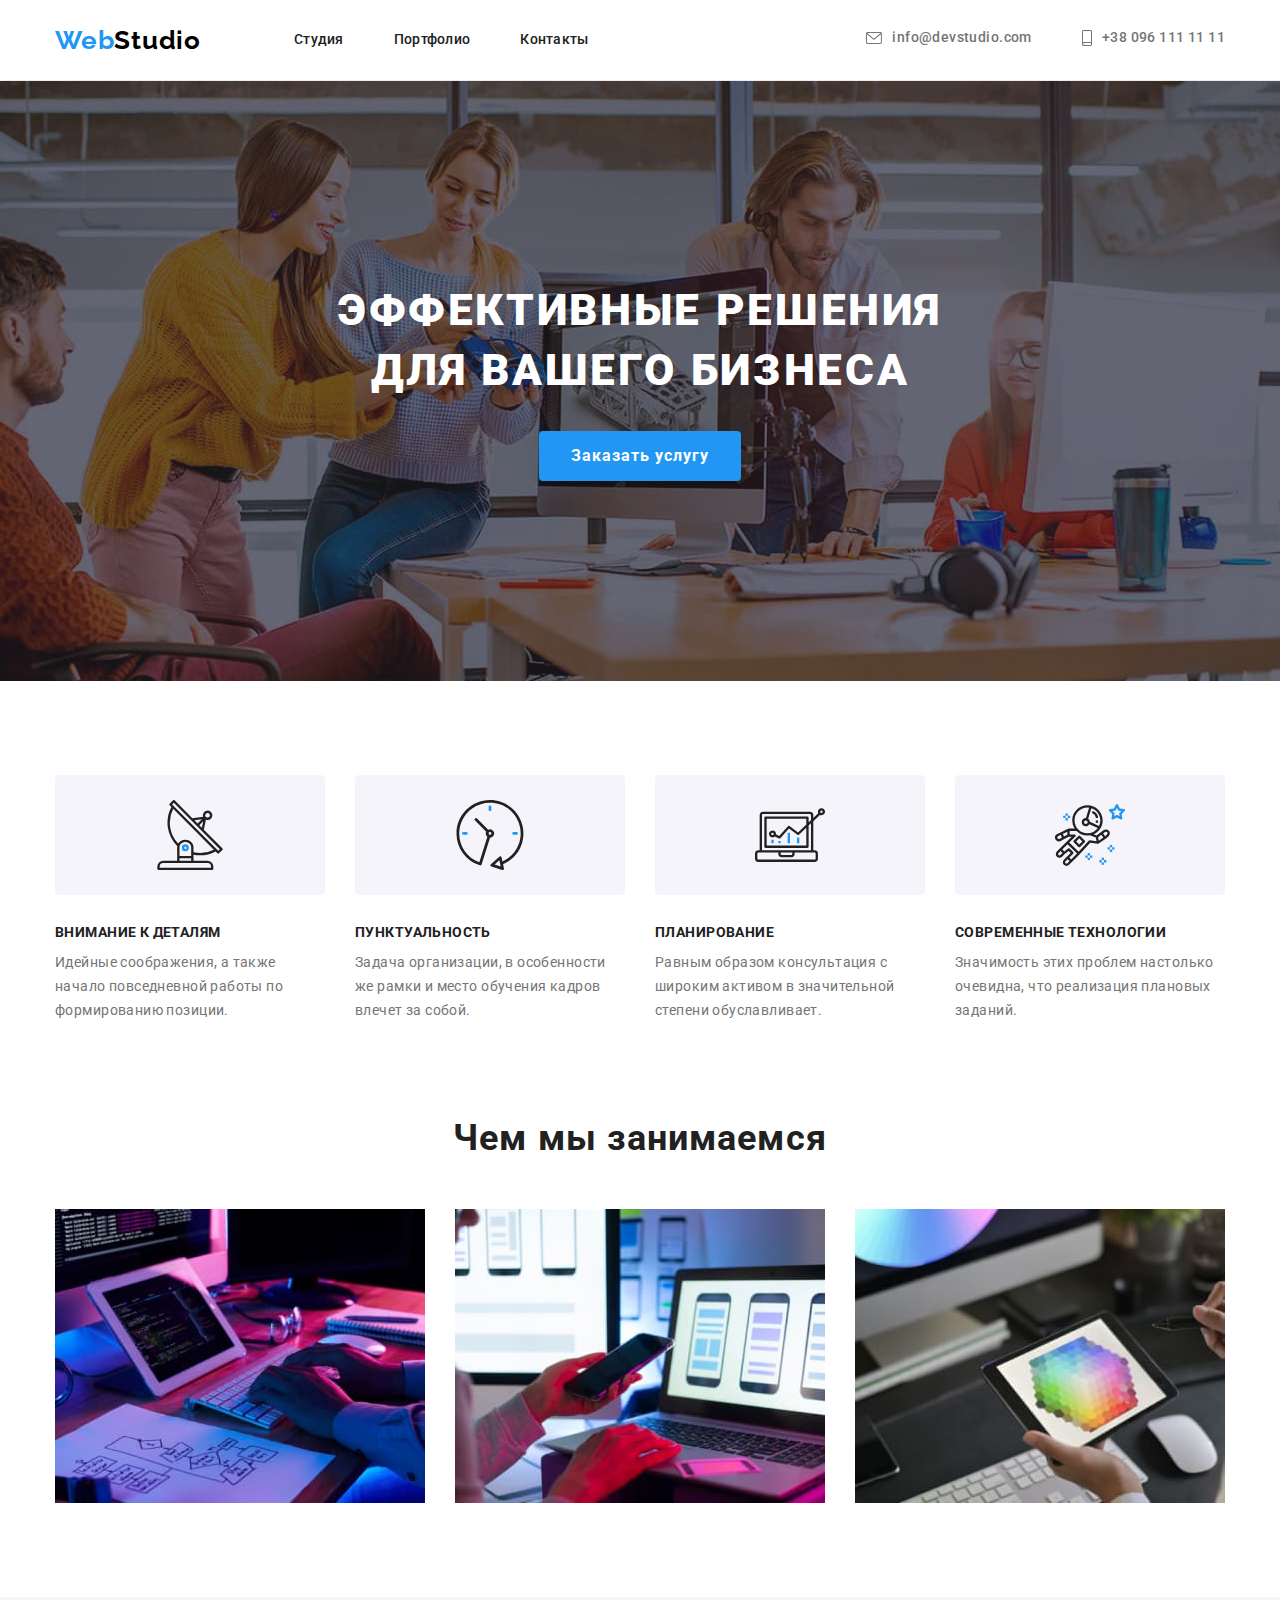
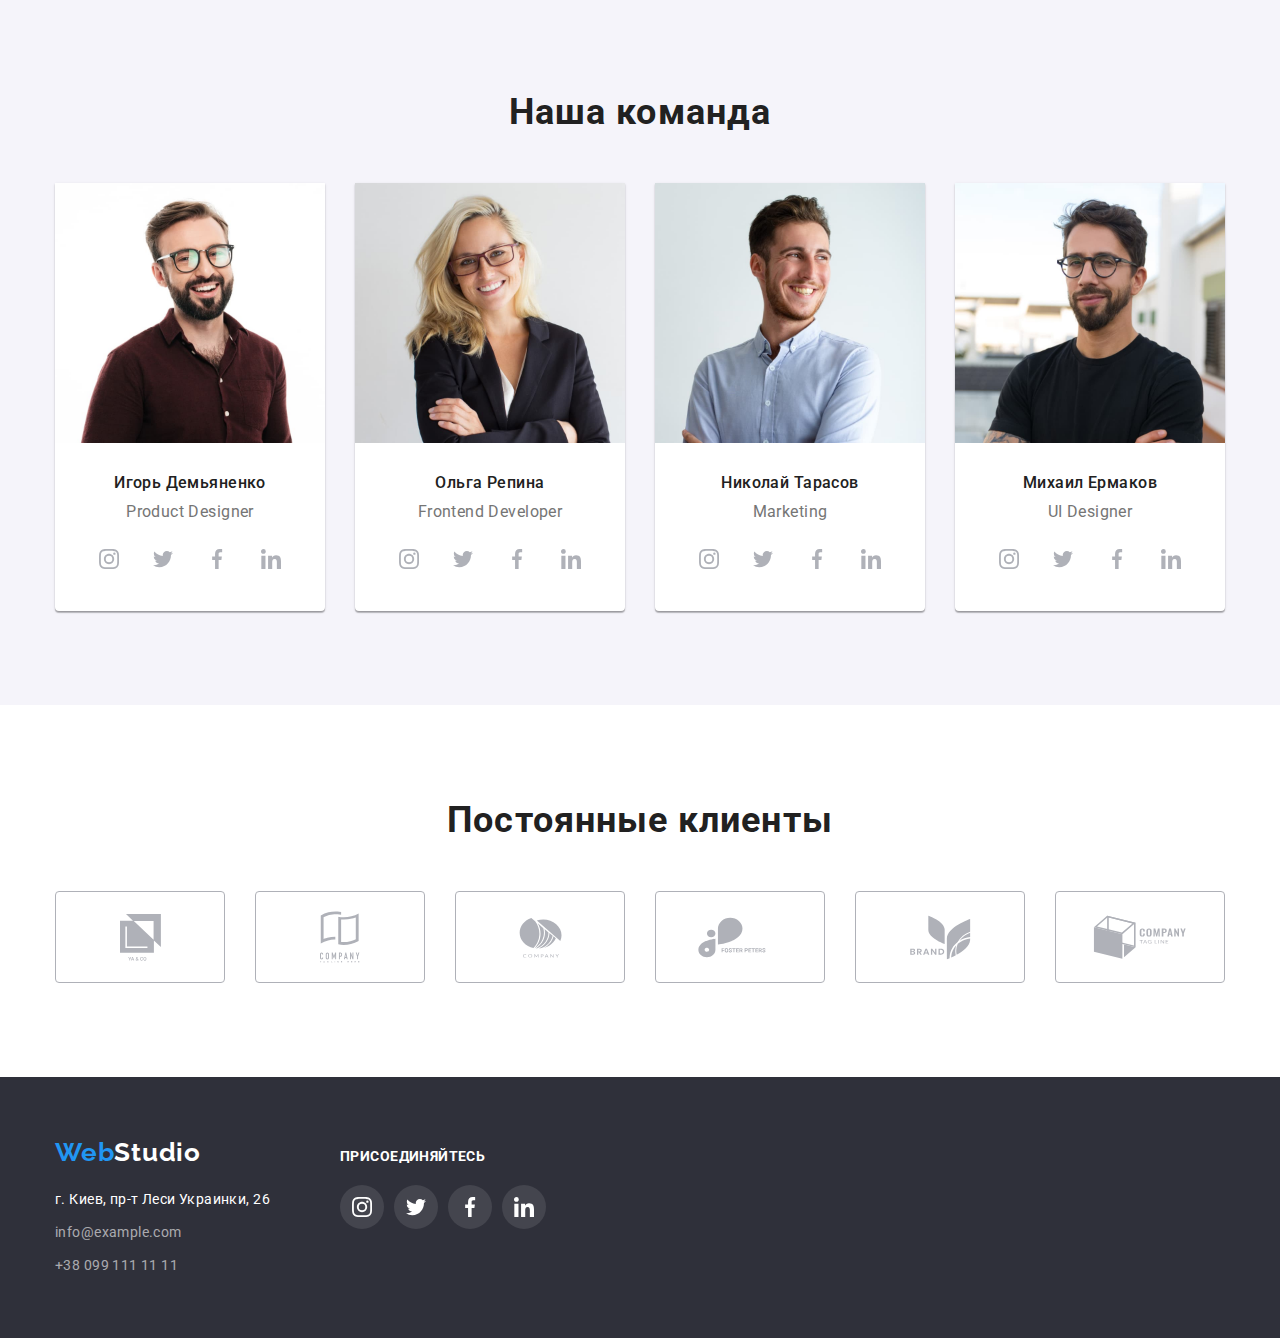
<file: index.html>
<!DOCTYPE html>
<html lang="ru">

<head>
    <meta charset="UTF-8">
    <meta http-equiv="X-UA-Compatible" content="IE=edge">
    <meta name="viewport" content="width=device-width, initial-scale=1.0">
    <link rel="stylesheet"
        href="https://cdnjs.cloudflare.com/ajax/libs/modern-normalize/1.0.0/modern-normalize.min.css" />
    <link
        href="https://fonts.googleapis.com/css2?family=Raleway:wght@700&family=Roboto:wght@400;500;700;900&display=swap"
        rel="stylesheet">
    <link rel="stylesheet" href="./css/styles.css" />
    <title>Студия</title>
</head>

<body>
    <header class="site-header">
        <div class="container header-nav">
            <nav class="navigation">
                <a href="./index.html" class="logo logo-header link"><span class="logo-accent">Web</span>Studio</a>
                <ul class="site-nav list">
                    <li><a href="./index.html" class="link">Студия</a></li>
                    <li><a href="./portfolio.html" class="link">Портфолио</a></li>
                    <li><a href="" class="link">Контакты</a></li>
                </ul>
            </nav>
            <ul class="header-contacts list">
                <li><a href="mailto:info@devstudio.com" class="header-email link">
                        <svg class="icon-contacts" width="16" height="12">
                            <use href="./images/icons.svg#envelope"></use>
                        </svg>
                        info@devstudio.com</a></li>
                <li><a href="tel:+380961111111" class="header-tel link">
                        <svg class="icon-contacts" width="10" height="16">
                            <use href="./images/icons.svg#smartphone"></use>
                        </svg>
                        +38 096 111 11 11</a></li>
            </ul>
        </div>
    </header>

    <main>
        <section class="hero">
            <h1 class="hero-title">Эффективные решения<br>для вашего бизнеса</h1>
            <button type="button" class="hero-button">Заказать услугу</button>
        </section>

        <!-- Особенности -->
        <section class="section section-features">
            <ul class="container features list">
                <li class="list-item">
                    <div class="thumb">
                        <svg class="icon-features" width="70" height="70">
                            <use href="./images/icons.svg#antenna"></use>
                        </svg>
                    </div>
                    <h3 class="features-title">Внимание к деталям</h3>
                    <p>Идейные соображения, а также начало повседневной работы по формированию позиции.</p>
                </li>
                <li class="list-item">
                    <div class="thumb">
                        <svg class="icon-features" width="70" height="70">
                            <use href="./images/icons.svg#clock"></use>
                        </svg>
                    </div>
                    <h3 class="features-title">Пунктуальность</h3>
                    <p>Задача организации, в особенности же рамки и место обучения кадров влечет за собой.</p>
                </li>
                <li class="list-item">
                    <div class="thumb">
                        <svg class="icon-features" width="70" height="70">
                            <use href="./images/icons.svg#diagram"></use>
                        </svg>
                    </div>
                    <h3 class="features-title"> Планирование</h3>
                    <p>Равным образом консультация с широким активом в значительной степени обуславливает.</p>
                </li>
                <li class="list-item">
                    <div class="thumb">
                        <svg class="icon-features" width="70" height="70">
                            <use href="./images/icons.svg#astronaut"></use>
                        </svg>
                    </div>
                    <h3 class="features-title">Современные технологии</h3>
                    <p>Значимость этих проблем настолько очевидна, что реализация плановых заданий.</p>
                </li>
            </ul>
        </section>

        <!-- Чем мы занимаемся -->
        <section class="section activity">
            <div class="container">
                <h2 class="title">Чем мы занимаемся</h2>
                <ul class="list">
                    <li class="list-item"><img src="./images/img1.jpg" alt="Верстка сайтов" class="img" width="370">
                    </li>
                    <li class="list-item"><img src="./images/img2.jpg" alt="Разработка мобильных приложений" class="img"
                            width="370"></li>
                    <li class="list-item"><img src="./images/img3.jpg" alt="Дизайн" class="img" width="370"></li>
                </ul>
            </div>

        </section>

        <!-- Наша команда -->
        <section class="section team">
            <div class="container">
                <h2 class="title">Наша команда</h2>
                <ul class="list">
                    <li class="list-item">
                        <img src="./images/photo1.jpg" alt="Игорь Демьяненко" class="img" width="270">
                        <h3 class="team-title">Игорь Демьяненко</h3>
                        <p lang="en">Product Designer</p>
                        <ul class="team-list list">
                            <li>
                                <a href="" class="social-item">
                                    <svg class="icon-social" width="20" height="20">
                                        <use href="./images/icons.svg#instagram"></use>
                                    </svg>
                                </a>
                            </li>
                            <li>
                                <a href="" class="social-item">
                                    <svg class="icon-social" width="20" height="20">
                                        <use href="./images/icons.svg#twitter"></use>
                                    </svg>
                                </a>
                            </li>
                            <li>
                                <a href="" class="social-item">
                                    <svg class="icon-social" width="20" height="20">
                                        <use href="./images/icons.svg#facebook"></use>
                                    </svg>
                                </a>
                            </li>
                            <li>
                                <a href="" class="social-item">
                                    <svg class="icon-social" width="20" height="20">
                                        <use href="./images/icons.svg#linkedin"></use>
                                    </svg>
                                </a>
                            </li>
                        </ul>
                    </li>
                    <li class="list-item">
                        <img src="./images/photo2.jpg" alt="Ольга Репина" class="img" width="270">
                        <h3 class="team-title">Ольга Репина</h3>
                        <p lang="en">Frontend Developer</p>
                        <ul class="team-list list">
                            <li>
                                <a href="" class="social-item">
                                    <svg class="icon-social" width="20" height="20">
                                        <use href="./images/icons.svg#instagram"></use>
                                    </svg>
                                </a>
                            </li>
                            <li>
                                <a href="" class="social-item">
                                    <svg class="icon-social" width="20" height="20">
                                        <use href="./images/icons.svg#twitter"></use>
                                    </svg>
                                </a>
                            </li>
                            <li>
                                <a href="" class="social-item">
                                    <svg class="icon-social" width="20" height="20">
                                        <use href="./images/icons.svg#facebook"></use>
                                    </svg>
                                </a>
                            </li>
                            <li>
                                <a href="" class="social-item">
                                    <svg class="icon-social" width="20" height="20">
                                        <use href="./images/icons.svg#linkedin"></use>
                                    </svg>
                                </a>
                            </li>
                        </ul>
                    </li>
                    <li class="list-item">
                        <img src="./images/photo3.jpg" alt="Николай Тарасов" class="img" width="270">
                        <h3 class="team-title">Николай Тарасов</h3>
                        <p lang="en">Marketing</p>
                        <ul class="team-list list">
                            <li>
                                <a href="" class="social-item">
                                    <svg class="icon-social" width="20" height="20">
                                        <use href="./images/icons.svg#instagram"></use>
                                    </svg>
                                </a>
                            </li>
                            <li>
                                <a href="" class="social-item">
                                    <svg class="icon-social" width="20" height="20">
                                        <use href="./images/icons.svg#twitter"></use>
                                    </svg>
                                </a>
                            </li>
                            <li>
                                <a href="" class="social-item">
                                    <svg class="icon-social" width="20" height="20">
                                        <use href="./images/icons.svg#facebook"></use>
                                    </svg>
                                </a>
                            </li>
                            <li>
                                <a href="" class="social-item">
                                    <svg class="icon-social" width="20" height="20">
                                        <use href="./images/icons.svg#linkedin"></use>
                                    </svg>
                                </a>
                            </li>
                        </ul>
                    </li>
                    <li class="list-item">
                        <img src="./images/photo4.jpg" alt="Михаил Ермаков" class="img" width="270">
                        <h3 class="team-title">Михаил Ермаков</h3>
                        <p lang="en">UI Designer</p>
                        <ul class="team-list list">
                            <li>
                                <a href="" class="social-item">
                                    <svg class="icon-social" width="20" height="20">
                                        <use href="./images/icons.svg#instagram"></use>
                                    </svg>
                                </a>
                            </li>
                            <li>
                                <a href="" class="social-item">
                                    <svg class="icon-social" width="20" height="20">
                                        <use href="./images/icons.svg#twitter"></use>
                                    </svg>
                                </a>
                            </li>
                            <li>
                                <a href="" class="social-item">
                                    <svg class="icon-social" width="20" height="20">
                                        <use href="./images/icons.svg#facebook"></use>
                                    </svg>
                                </a>
                            </li>
                            <li>
                                <a href="" class="social-item">
                                    <svg class="icon-social" width="20" height="20">
                                        <use href="./images/icons.svg#linkedin"></use>
                                    </svg>
                                </a>
                            </li>
                        </ul>
                    </li>
                </ul>
            </div>

        </section>

        <!-- Наши клиенты -->
        <section class="section">
            <div class="container">
                <h2 class="title">Постоянные клиенты</h2>
                <ul class="clients-list list">
                    <li class="client-item">
                        <a href="" class="client-icon">
                            <svg width="41" height="47">
                                <use href="./images/icons.svg#client"></use>
                            </svg></a>
                    </li>
                    <li class="client-item">
                        <a href="" class="client-icon">
                            <svg width="40" height="52">
                                <use href="./images/icons.svg#client1"></use>
                            </svg></a>
                    </li>
                    <li class="client-item">
                        <a href="" class="client-icon">
                            <svg width="43" height="41">
                                <use href="./images/icons.svg#client2"></use>
                            </svg></a>
                    </li>
                    <li class="client-item">
                        <a href="" class="client-icon">
                            <svg width="84" height="41">
                                <use href="./images/icons.svg#client3"></use>
                            </svg></a>
                    </li>
                    <li class="client-item">
                        <a href="" class="client-icon">
                            <svg width="63" height="45">
                                <use href="./images/icons.svg#client4"></use>
                            </svg></a>
                    </li>
                    <li class="client-item">
                        <a href="" class="client-icon">
                            <svg width="94" height="44">
                                <use href="./images/icons.svg#client5"></use>
                            </svg></a>
                    </li>
                </ul>
            </div>

        </section>
    </main>
    <footer class="footer-section">
        <div class="container footer">
            <div>
                <a href="./index.html" class="logo logo-footer link"><span class="logo-accent">Web</span>Studio</a>
                <address>
                    <p class="adress">г. Киев, пр-т Леси Украинки, 26</p>
                    <a href="mailto:info@example.com" class="footer-contacts link">info@example.com</a>
                    <a href="tel:+380991111111" class="footer-contacts link">+38 099 111 11 11</a>
                </address>
            </div>
            <div class="footer-socials-div">
                <h3 class="social-title">Присоединяйтесь</h3>
                <ul class="footer-social-list list">
                    <li>
                        <a href="" class="social-item white">
                            <svg class="icon-social" width="20" height="20">
                                <use href="./images/icons.svg#instagram"></use>
                            </svg>
                        </a>
                    </li>
                    <li>
                        <a href="" class="social-item white">
                            <svg class="icon-social" width="20" height="20">
                                <use href="./images/icons.svg#twitter"></use>
                            </svg>
                        </a>
                    </li>
                    <li>
                        <a href="" class="social-item white">
                            <svg class="icon-social" width="20" height="20">
                                <use href="./images/icons.svg#facebook"></use>
                            </svg>
                        </a>
                    </li>
                    <li>
                        <a href="" class="social-item white">
                            <svg class="icon-social" width="20" height="20">
                                <use href="./images/icons.svg#linkedin"></use>
                            </svg>
                        </a>
                    </li>
                </ul>
            </div>

        </div>

    </footer>
</body>

</html>
</file>
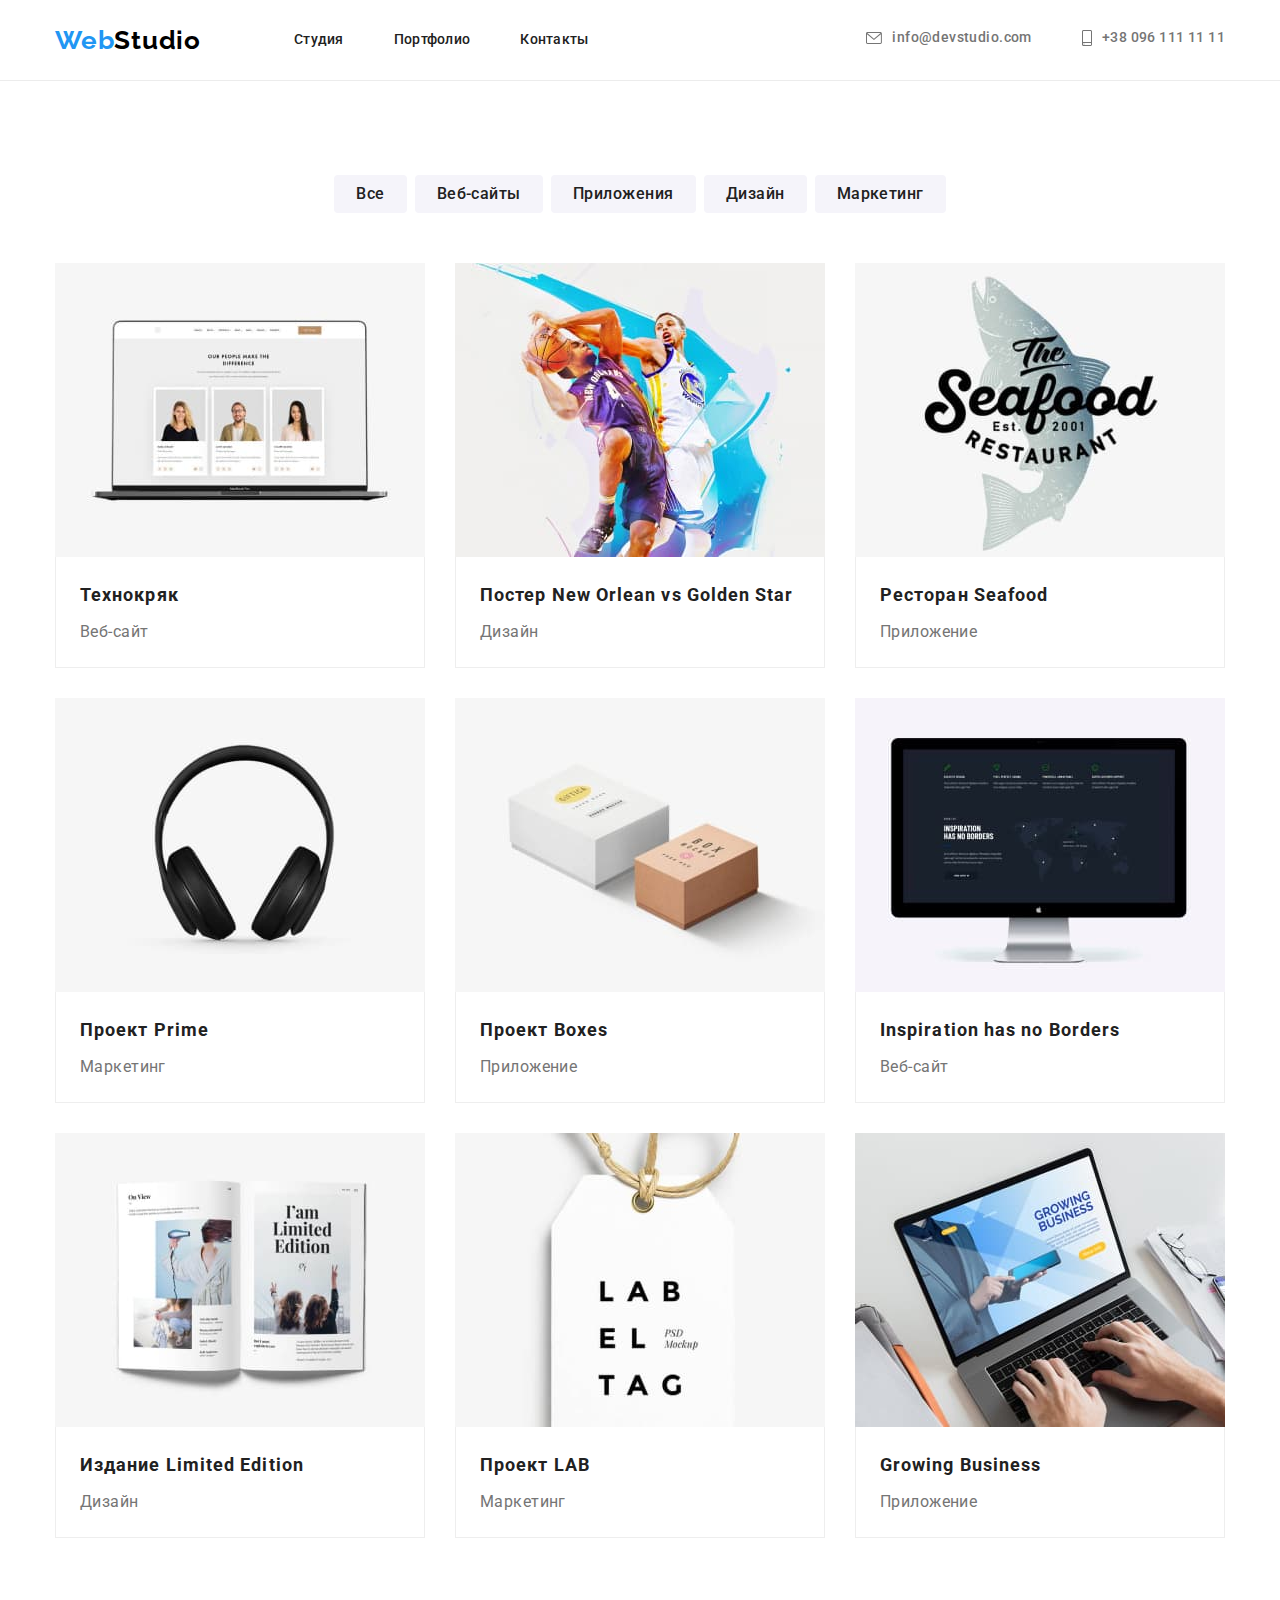
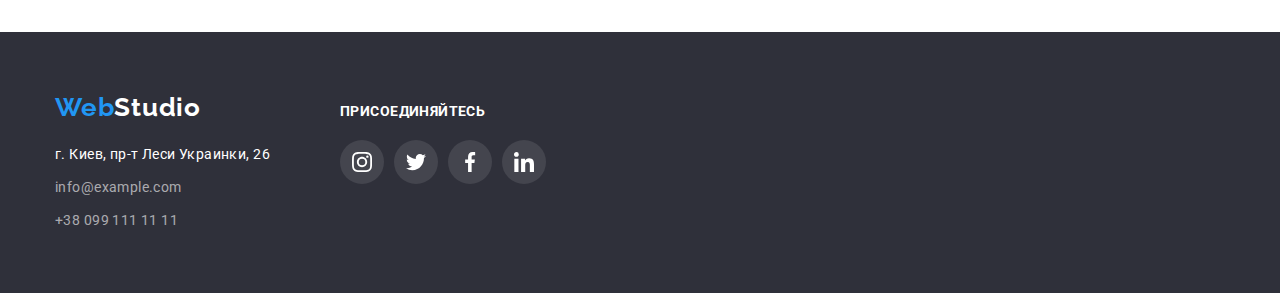
<file: portfolio.html>
<!DOCTYPE html>
<html lang="ru">

<head>
    <meta charset="UTF-8">
    <meta http-equiv="X-UA-Compatible" content="IE=edge">
    <meta name="viewport" content="width=device-width, initial-scale=1.0">
    <link rel="stylesheet"
        href="https://cdnjs.cloudflare.com/ajax/libs/modern-normalize/1.0.0/modern-normalize.min.css" />
    <link
        href="https://fonts.googleapis.com/css2?family=Raleway:wght@700&family=Roboto:wght@400;500;700;900&display=swap"
        rel="stylesheet">
    <link rel="stylesheet" href="./css/styles.css" />
    <title>Портфолио</title>
</head>

<body>
    <header class="site-header">
        <div class="container header-nav">
            <nav class="navigation">
                <a href="./index.html" class="logo logo-header link"><span class="logo-accent">Web</span>Studio</a>
                <ul class="site-nav list">
                    <li><a href="./index.html" class="link">Студия</a></li>
                    <li><a href="./portfolio.html" class="link">Портфолио</a></li>
                    <li><a href="" class="link">Контакты</a></li>
                </ul>
            </nav>
            <ul class="header-contacts list">
                <li><a href="mailto:info@devstudio.com" class="header-email link">
                        <svg class="icon-contacts" width="16" height="12">
                            <use href="./images/icons.svg#envelope"></use>
                        </svg>
                        info@devstudio.com</a></li>
                <li><a href="tel:+380961111111" class="header-tel link">
                        <svg class="icon-contacts" width="10" height="16">
                            <use href="./images/icons.svg#smartphone"></use>
                        </svg>
                        +38 096 111 11 11</a></li>
            </ul>
        </div>
    </header>
    <main>
        <!-- Портфолио -->
        <section class="section">
            <div class="container">
                <ul class="filter list">
                    <li><button type="button" class="filter-button">Все</button></li>
                    <li><button type="button" class="filter-button">Веб-сайты</button></li>
                    <li><button type="button" class="filter-button">Приложения</button></li>
                    <li><button type="button" class="filter-button">Дизайн</button></li>
                    <li><button type="button" class="filter-button">Маркетинг</button></li>
                </ul>
                <ul class="portfolio list">
                    <li class="portfolio-item">
                        <img src="./images/portfolio1.jpg" alt="Веб-сайт Технокряк" class="img" width="370">
                        <div class="card-content">
                            <h2 class="portfolio-title">Технокряк</h2>
                            <p>Веб-сайт</p>
                        </div>
                    </li>
                    <li class="portfolio-item">
                        <img src="./images/portfolio2.jpg" alt="Дизайн постера" class="img" width="370">
                        <div class="card-content">
                            <h2 class="portfolio-title">Постер New Orlean vs Golden Star</h2>
                            <p>Дизайн</p>
                        </div>
                    </li>
                    <li class="portfolio-item">
                        <img src="./images/portfolio3.jpg" alt="Приложене ресторана Сифуд" class="img" width="370">
                        <div class="card-content">
                            <h2 class="portfolio-title">Ресторан Seafood</h2>
                            <p>Приложение</p>
                        </div>
                    </li>
                    <li class="portfolio-item">
                        <img src="./images/portfolio4.jpg" alt="Маркетинг проекта Прайм" class="img" width="370">
                        <div class="card-content">
                            <h2 class="portfolio-title">Проект Prime</h2>
                            <p>Маркетинг</p>
                        </div>
                    </li>
                    <li class="portfolio-item">
                        <img src="./images/portfolio5.jpg" alt="Приложение проекта Боксес" class="img" width="370">
                        <div class="card-content">
                            <h2 class="portfolio-title">Проект Boxes</h2>
                            <p>Приложение</p>
                        </div>
                    </li>
                    <li class="portfolio-item">
                        <img src="./images/portfolio6.jpg" alt="Веб-сайт вдохновения без границ" class="img"
                            width="370">
                        <div class="card-content">
                            <h2 class="portfolio-title">Inspiration has no Borders</h2>
                            <p>Веб-сайт</p>
                        </div>
                    </li>
                    <li class="portfolio-item">
                        <img src="./images/portfolio7.jpg" alt="Дизайн издания лимитед эдишн" class="img" width="370">
                        <div class="card-content">
                            <h2 class="portfolio-title">Издание Limited Edition</h2>
                            <p>Дизайн</p>
                        </div>
                    </li>
                    <li class="portfolio-item">
                        <img src="./images/portfolio8.jpg" alt="Маркетинг проекта лаб" class="img" width="370">
                        <div class="card-content">
                            <h2 class="portfolio-title">Проект LAB</h2>
                            <p>Маркетинг</p>
                        </div>
                    </li>
                    <li class="portfolio-item">
                        <img src="./images/portfolio9.jpg" alt="Приложение Гроуинг бизнес" class="img" width="370">
                        <div class="card-content">
                            <h2 class="portfolio-title">Growing Business</h2>
                            <p>Приложение</p>
                        </div>
                    </li>
                </ul>
            </div>

        </section>
    </main>
    <footer class="footer-section">
        <div class="container footer">
            <div>
                <a href="./index.html" class="logo logo-footer link"><span class="logo-accent">Web</span>Studio</a>
                <address>
                    <p class="adress">г. Киев, пр-т Леси Украинки, 26</p>
                    <a href="mailto:info@example.com" class="footer-contacts link">info@example.com</a>
                    <a href="tel:+380991111111" class="footer-contacts link">+38 099 111 11 11</a>
                </address>
            </div>
            <div class="footer-socials-div">
                <h3 class="social-title">Присоединяйтесь</h3>
                <ul class="footer-social-list list">
                    <li>
                        <a href="" class="social-item white">
                            <svg class="icon-social" width="20" height="20">
                                <use href="./images/icons.svg#instagram"></use>
                            </svg>
                        </a>
                    </li>
                    <li>
                        <a href="" class="social-item white">
                            <svg class="icon-social" width="20" height="20">
                                <use href="./images/icons.svg#twitter"></use>
                            </svg>
                        </a>
                    </li>
                    <li>
                        <a href="" class="social-item white">
                            <svg class="icon-social" width="20" height="20">
                                <use href="./images/icons.svg#facebook"></use>
                            </svg>
                        </a>
                    </li>
                    <li>
                        <a href="" class="social-item white">
                            <svg class="icon-social" width="20" height="20">
                                <use href="./images/icons.svg#linkedin"></use>
                            </svg>
                        </a>
                    </li>
                </ul>
            </div>

        </div>

    </footer>
</body>

</html>
</file>
<file: css/styles.css>
/* палитра цветов
#757575 цвет текста
#212121 цвет заголовков
#ffffff цвет фона
#F5F4FA доп цвет фона
#2196F3 акцент
#2F303A фон героя
#000000 цвет лого
rgba(255, 255, 255, 0.6) цвет адреса в футере
*/

/* назначениие переменных */
:root {
  --primary-text-color: #757575;
  --title-text-color: #212121;
  --accent-color: #2196f3;
  --hero-color: #2f303a;
  --footer-contacts-color: rgba(255, 255, 255, 0.6);
  --bcg-color: #ffffff;
  --secondary-bcg-color: #f5f4fa;
  --logo-color: #000000;
  --boeder-color: #ececec;
  --portfolio-card-border-color: #eeeeee;
  --icon-color: #afb1b8;
}

body {
  background-color: var(--bcg-color);
  color: var(--primary-text-color);

  font-family: 'Roboto', sans-serif;
  font-size: 14px;
  line-height: 1.71;
  letter-spacing: 0.03em;
}

/* класс убирает стилизацию списков */
.list {
  list-style: none;
}

.link {
  text-decoration: none;
}

h1,
h2,
h3,
h4,
h5,
h6,
p,
ul {
  margin: 0;
  padding: 0;
}

.title {
  margin-bottom: 50px;

  color: var(--title-text-color);

  font-weight: 700;
  font-size: 36px;
  line-height: 1.17;
  text-align: center;
  letter-spacing: 0.03em;
}

.container {
  margin-left: auto;
  margin-right: auto;
  width: 1200px;
  padding-left: 15px;
  padding-right: 15px;
}

.section {
  padding-top: 94px;
  padding-bottom: 94px;
}

/* хедер */
.site-header {
  border-bottom: 1px solid var(--boeder-color);
}

.header-nav {
  display: flex;
  align-items: center;
}

.logo {
  font-family: 'Raleway';
  font-weight: 700;
  font-size: 26px;
  line-height: 1.19;
  letter-spacing: 0.03em;
}

.logo-accent {
  color: var(--accent-color);
}

.logo-header {
  color: var(--logo-color);
}

.logo-footer {
  color: var(--bcg-color);
}

.navigation {
  display: flex;
  align-items: center;

  font-weight: 500;
  font-size: 14px;
  line-height: 1.14;
  letter-spacing: 0.02em;
}

.site-nav {
  display: flex;
  margin-left: 93px;
}

.site-nav .link {
  display: block;
  padding-top: 32px;
  padding-bottom: 32px;
  color: var(--title-text-color);
}

.site-nav li:not(:first-child) {
  margin-left: 50px;
}

.features > .list-item {
  width: 270px;
}

.list-item:not(:first-child) {
  margin-left: 30px;
}

.icon-contacts {
  margin-right: 10px;
  fill: currentColor;
}

.site-nav .link:hover,
.site-nav .link:focus,
.header-contacts .link:hover,
.header-contacts .link:focus,
.footer-contacts.link:hover,
.footer-contacts.link:focus {
  color: var(--accent-color);
}

.header-contacts {
  display: flex;
  margin-left: auto;
}

.header-email,
.header-tel {
  display: inline-flex;
  align-items: center;

  font-weight: 500;
}

.header-contacts .link {
  color: var(--primary-text-color);
}

.header-contacts li:not(:first-child) {
  margin-left: 50px;
}

/* герой */
.hero {
  height: 600px;
  max-width: 1600px;
  margin-left: auto;
  margin-right: auto;
  padding-top: 200px;
  padding-bottom: 200px;

  background-color: var(--hero-color);
  background-image: linear-gradient(to right, rgba(47, 48, 58, 0.4), rgba(47, 48, 58, 0.4)),
    url('../images/hero.jpg');
  background-repeat: no-repeat;
  background-position: center;
  text-align: center;
}

.hero-title {
  margin-bottom: 30px;

  color: var(--bcg-color);
  font-weight: 900;
  font-size: 44px;
  line-height: 1.36;
  text-align: center;
  letter-spacing: 0.06em;
  text-transform: uppercase;
}
.hero-button {
  padding: 10px 32px;
  box-shadow: 0px 4px 4px rgba(0, 0, 0, 0.15);
  border-radius: 4px;
  border: 0;

  background-color: var(--accent-color);
  color: var(--bcg-color);

  font-family: 'Roboto', sans-serif;
  font-weight: 700;
  font-size: 16px;
  line-height: 1.88;
  text-align: center;
  letter-spacing: 0.06em;
}

/* преимущества */
.features {
  display: flex;
}

.section-features {
  padding-top: 76p;
}

.thumb {
  display: flex;
  align-items: center;
  justify-content: center;
  width: 270px;
  height: 120px;
  margin-bottom: 30px;

  background-color: var(--secondary-bcg-color);
  border-radius: 4px;
}

.features-title {
  margin-bottom: 10px;
  color: var(--title-text-color);

  font-weight: 700;
  font-size: 14px;
  line-height: 1.14;
  letter-spacing: 0.03em;
  text-transform: uppercase;
}

/* activity */
.activity {
  padding-top: 0;
}

.activity .list {
  display: flex;
}

/* команда */
.team {
  background-color: var(--secondary-bcg-color);
  font-size: 16px;
  line-height: 1.19;
  text-align: center;
}

.team-title {
  margin-top: 30px;
  margin-bottom: 10px;

  color: var(--title-text-color);

  font-size: 16px;
  line-height: 1.19;
  font-weight: 500;
}

.team .list {
  display: flex;
}

.team-list {
  justify-content: space-between;
}

.team .list-item {
  background-color: var(--bcg-color);
  box-shadow: 0px 1px 3px rgba(0, 0, 0, 0.12), 0px 1px 1px rgba(0, 0, 0, 0.14),
    0px 2px 1px rgba(0, 0, 0, 0.2);
  border-radius: 0px 0px 4px 4px;
}

.team-list {
  padding: 16px 32px 30px 32px;
}

.img {
  display: block;
}
.social-item {
  display: inline-flex;
  align-items: center;
  justify-content: center;
  width: 44px;
  height: 44px;
  border-radius: 50%;

  color: var(--icon-color);
}

.social-item:hover,
.social-item:focus {
  background-color: var(--accent-color);
  color: var(--bcg-color);
}

.icon-social {
  fill: currentColor;
}

/* Clients list */

.clients-list {
  display: flex;
}

.client-item {
}
.client-item:not(:first-child) {
  margin-left: 30px;
}

.client-icon {
  display: flex;
  width: 170px;
  align-items: center;
  justify-content: center;
  height: 92px;
  border: 1px solid var(--icon-color);
  border-radius: 4px;
  color: var(--icon-color);
}

.client-icon:hover,
.client-icon:focus {
  color: var(--accent-color);
  border-color: var(--accent-color);
}

.client-icon svg {
  fill: currentColor;
}

/* footer */
.footer-section {
  padding-top: 60px;
  padding-bottom: 60px;
  background-color: var(--hero-color);
}

.footer-socials-div {
  margin-left: 70px;
  padding-top: 12px;
}

.footer {
  display: flex;
}

.social-title {
  margin-bottom: 20px;

  color: var(--bcg-color);
  font-weight: 700;
  font-size: 14px;
  line-height: 1.14;
  text-transform: uppercase;
}

.footer-social-list {
  display: flex;
}

.white {
  color: var(--bcg-color);
  background-color: rgba(255, 255, 255, 0.1);
}

.footer-social-list > li:not(:first-child) {
  margin-left: 10px;
}

.logo-footer {
  display: block;
  margin-bottom: 20px;
}

.footer-contacts:not(:last-child) {
  margin-bottom: 9px;
}

.footer address {
  font-style: normal;
}

.adress {
  margin-bottom: 9px;

  color: var(--bcg-color);
}

.footer-contacts {
  color: var(--footer-contacts-color);
  display: block;
}

/* ------------------------------------------------------ */
/* portfolio.html */

/* filter */
.filter {
  margin-bottom: 50px;
}

.filter {
  display: flex;
  justify-content: center;
}

.filter li:not(:first-child) {
  margin-left: 8px;
}

.filter-button {
  padding: 6px 22px;
  border-radius: 4px;
  border: 0;

  background-color: var(--secondary-bcg-color);
  color: var(--title-text-color);

  font-family: 'Roboto', sans-serif;
  font-weight: 500;
  font-size: 16px;
  line-height: 1.62;
  text-align: center;
  letter-spacing: 0.03em;
}

.filter-button:hover,
.filter-button:focus {
  background-color: var(--accent-color);
  color: var(--bcg-color);
  box-shadow: 0px 3px 1px rgba(0, 0, 0, 0.1), 0px 1px 2px rgba(0, 0, 0, 0.08),
    0px 2px 2px rgba(0, 0, 0, 0.12);
}

.filter-button,
.hero-button {
  cursor: pointer;
}

.portfolio {
  display: flex;
  flex-wrap: wrap;
  margin-top: -30px;
  margin-left: -30px;
}

.portfolio-item {
  margin-left: 30px;
  margin-top: 30px;
}

.portfolio-item:hover {
  box-shadow: 0px 1px 1px rgba(0, 0, 0, 0.12), 0px 4px 4px rgba(0, 0, 0, 0.06),
    1px 4px 6px rgba(0, 0, 0, 0.16);
}

.portfolio-title {
  margin-bottom: 4px;
  color: var(--title-text-color);

  font-weight: 700;
  font-size: 18px;
  line-height: 2;
  letter-spacing: 0.06em;
}

.portfolio p {
  font-size: 16px;
  line-height: 1.88;
}

/* cards */
.card-content {
  padding: 20px 24px;
  border-left: 1px solid var(--portfolio-card-border-color);
  border-right: 1px solid var(--portfolio-card-border-color);
  border-bottom: 1px solid var(--portfolio-card-border-color);
}
</file>
